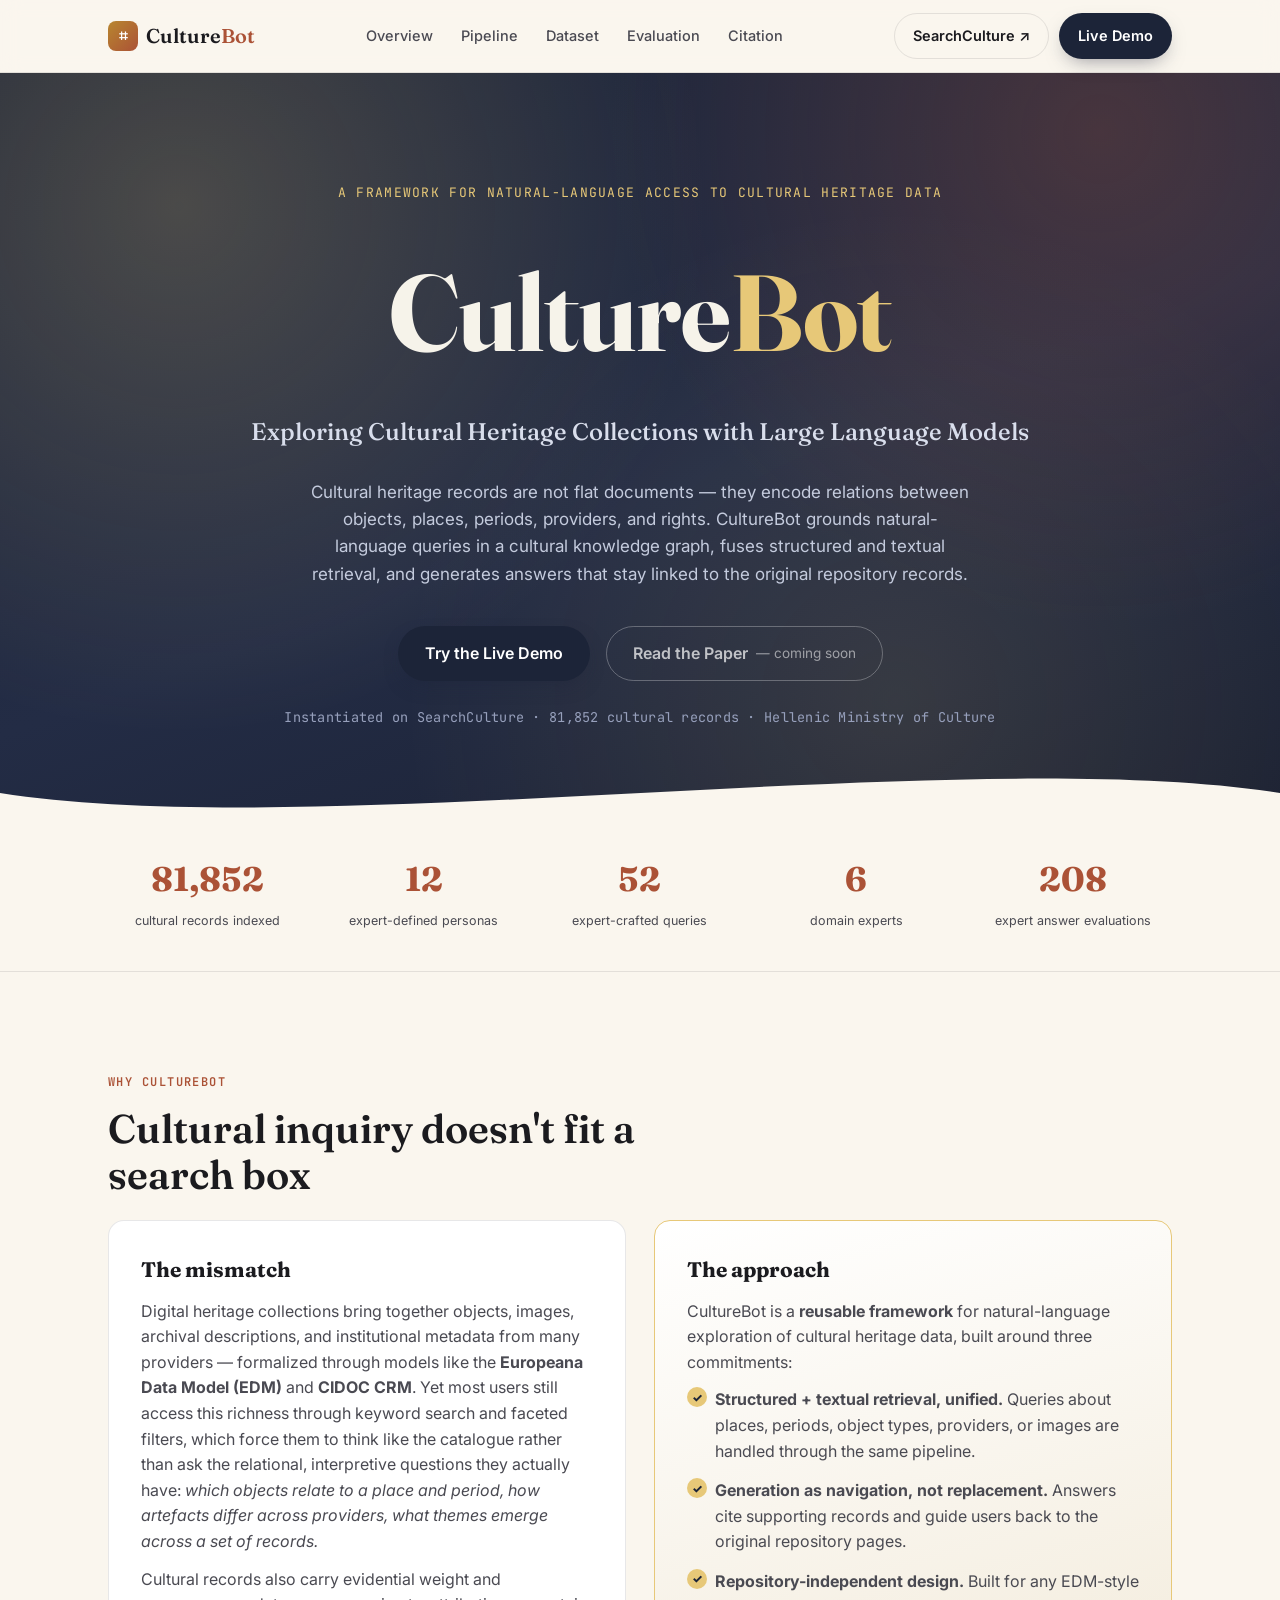
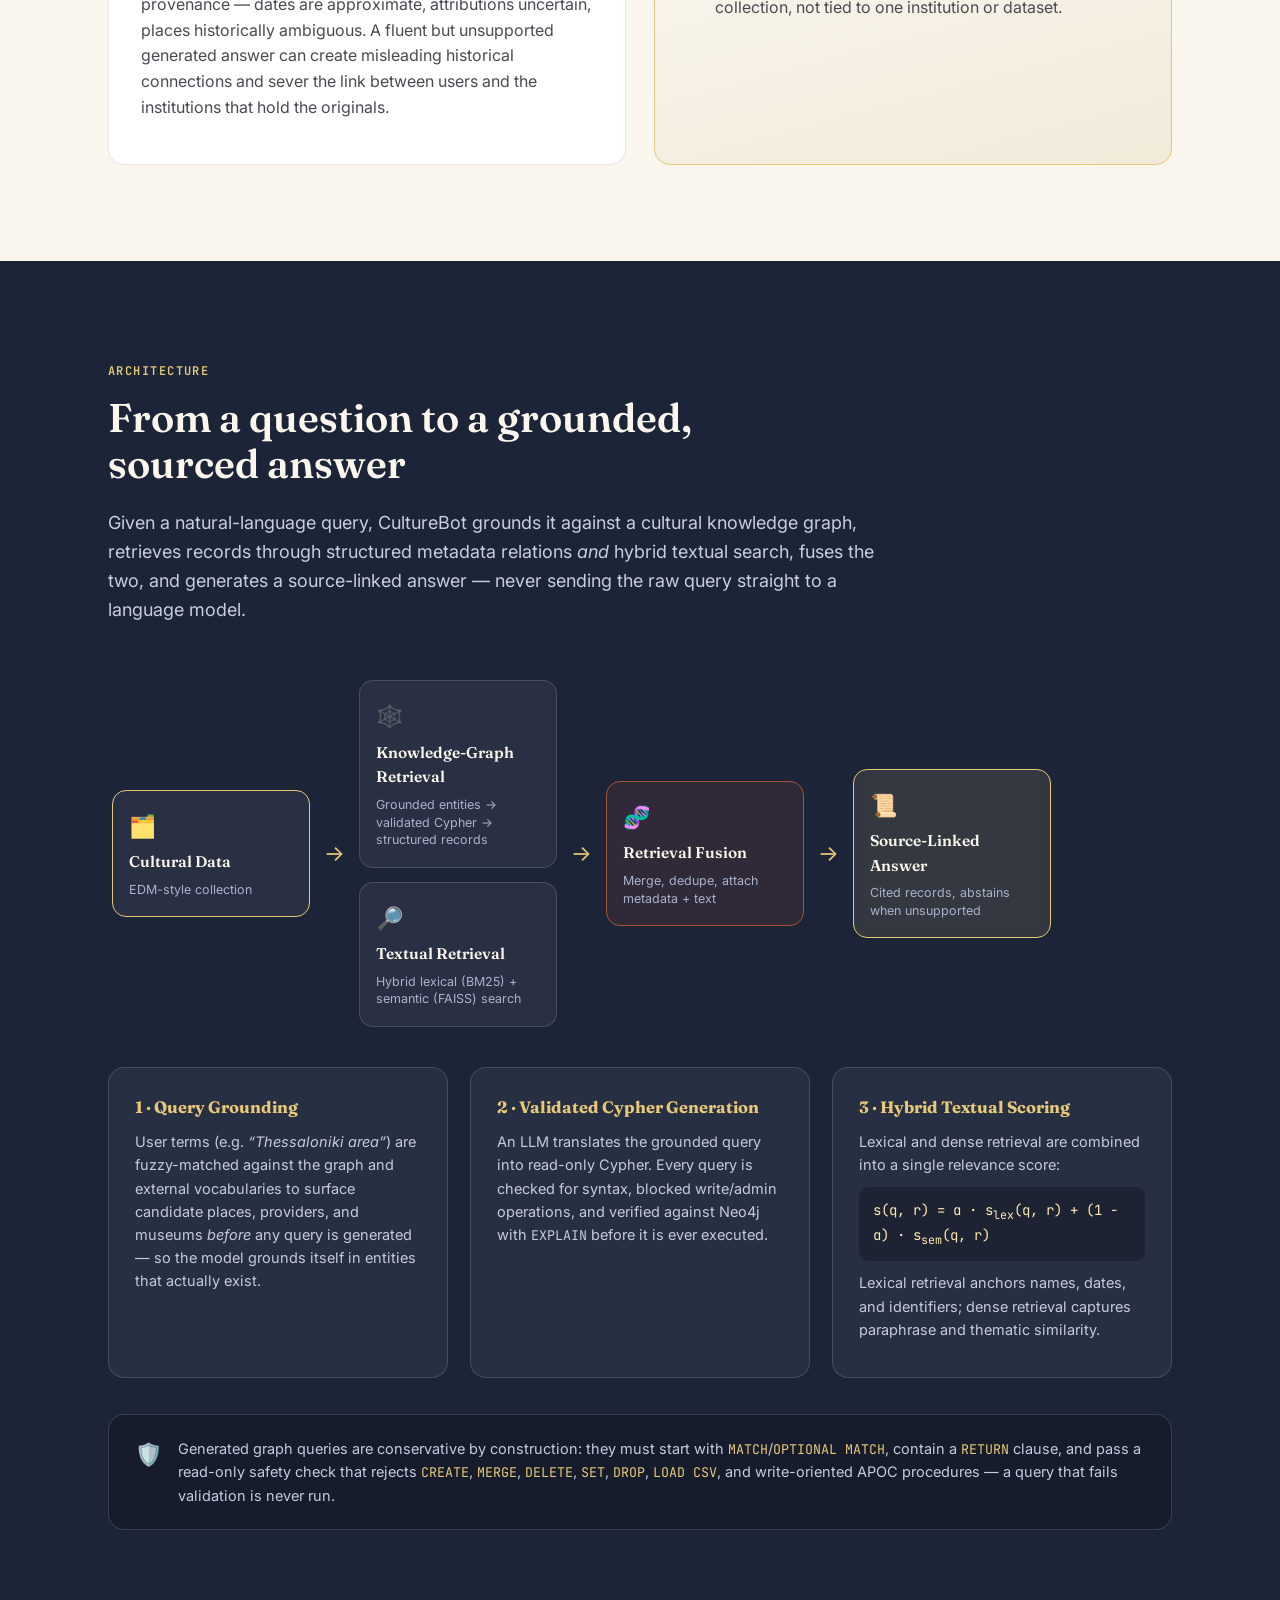
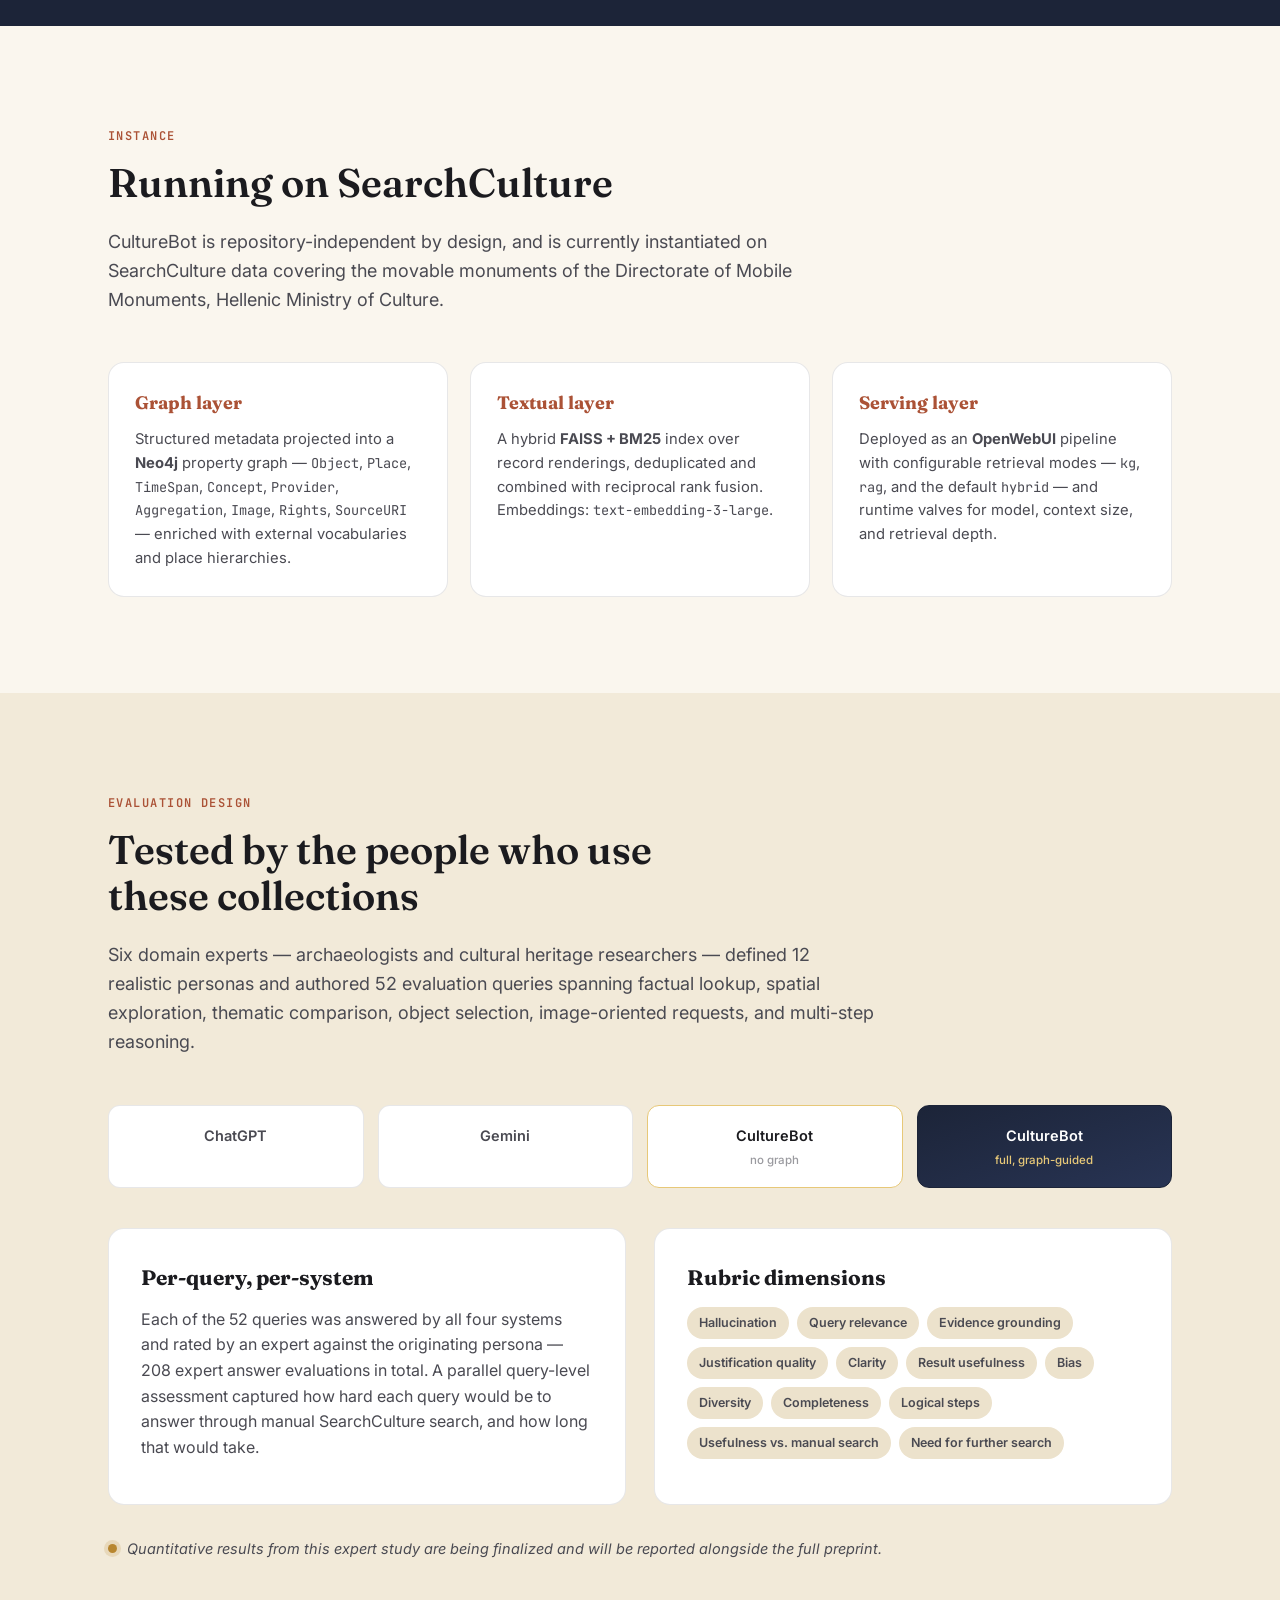
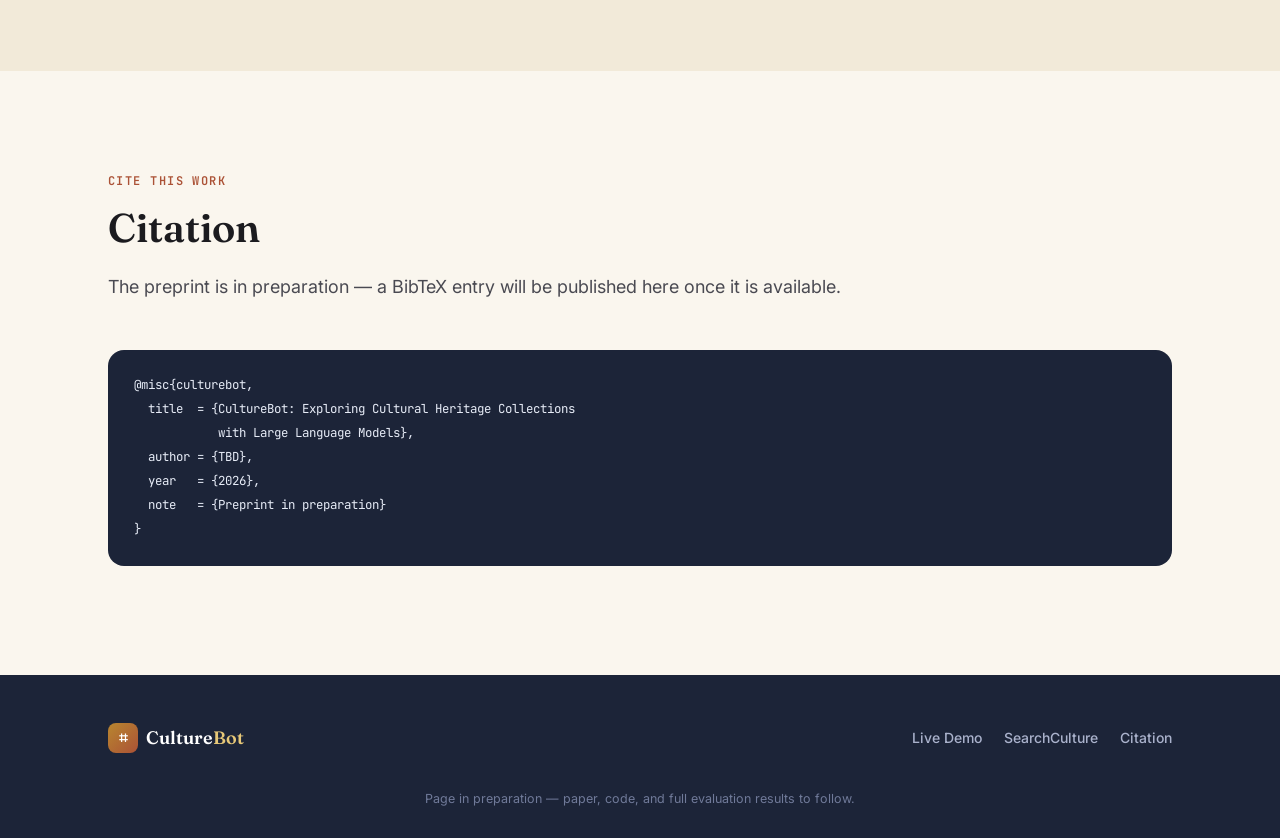
<file: index.html>
<!DOCTYPE html>
<html lang="en">
<head>
<meta charset="UTF-8" />
<meta name="viewport" content="width=device-width, initial-scale=1.0" />
<title>CultureBot — Exploring Cultural Heritage Collections with Large Language Models</title>
<meta name="description" content="CultureBot is a reusable, knowledge-graph-guided framework for natural-language exploration of cultural heritage collections, combining structured retrieval, textual search, and source-linked generation." />
<link rel="icon" href="data:image/svg+xml,<svg xmlns=%22http://www.w3.org/2000/svg%22 viewBox=%220 0 100 100%22><text y=%22.9em%22 font-size=%2290%22>🏺</text></svg>">
<link rel="preconnect" href="https://fonts.googleapis.com">
<link rel="preconnect" href="https://fonts.gstatic.com" crossorigin>
<link href="https://fonts.googleapis.com/css2?family=Fraunces:opsz,wght@9..144,400;9..144,500;9..144,600;9..144,700&family=Inter:wght@400;500;600;700&family=JetBrains+Mono:wght@400;500&display=swap" rel="stylesheet">
<link rel="stylesheet" href="styles.css">
</head>
<body>

<!-- decorative meander backdrop -->
<svg class="meander-defs" width="0" height="0">
  <defs>
    <pattern id="meander" width="40" height="40" patternUnits="userSpaceOnUse">
      <path d="M0 20 H10 V0 H30 V20 H40 M10 20 V30 H30 V20" fill="none" stroke="currentColor" stroke-width="2"/>
    </pattern>
  </defs>
</svg>

<header class="nav" id="nav">
  <div class="nav-inner">
    <a class="brand" href="#top">
      <span class="brand-mark" aria-hidden="true">⌗</span>
      <span class="brand-name">Culture<em>Bot</em></span>
    </a>
    <nav class="nav-links">
      <a href="#overview">Overview</a>
      <a href="#pipeline">Pipeline</a>
      <a href="#dataset">Dataset</a>
      <a href="#evaluation">Evaluation</a>
      <a href="#citation">Citation</a>
    </nav>
    <div class="nav-cta">
      <a class="btn btn-ghost" href="https://searchculture.gr" target="_blank" rel="noopener">SearchCulture ↗</a>
      <a class="btn btn-primary" href="https://culturebot.ails.ece.ntua.gr" target="_blank" rel="noopener">Live Demo</a>
    </div>
    <button class="nav-toggle" id="navToggle" aria-label="Toggle navigation">
      <span></span><span></span><span></span>
    </button>
  </div>
</header>

<main id="top">

  <!-- HERO -->
  <section class="hero">
    <div class="hero-bg" aria-hidden="true"></div>
    <div class="hero-inner">
      <p class="eyebrow">A framework for natural-language access to cultural heritage data</p>
      <h1 class="title">Culture<em>Bot</em></h1>
      <p class="subtitle">Exploring Cultural Heritage Collections with Large Language Models</p>
      <p class="lede">
        Cultural heritage records are not flat documents — they encode relations between objects, places,
        periods, providers, and rights. CultureBot grounds natural-language queries in a cultural knowledge
        graph, fuses structured and textual retrieval, and generates answers that stay linked to the original
        repository records.
      </p>
      <div class="hero-actions">
        <a class="btn btn-primary btn-lg" href="https://culturebot.ails.ece.ntua.gr" target="_blank" rel="noopener">
          Try the Live Demo
        </a>
        <a class="btn btn-outline btn-lg disabled" href="#citation" aria-disabled="true" title="Preprint in preparation">
          Read the Paper <span class="soon">— coming soon</span>
        </a>
      </div>
      <p class="hero-note">Instantiated on SearchCulture · 81,852 cultural records · Hellenic Ministry of Culture</p>
    </div>
    <div class="hero-divider" aria-hidden="true">
      <svg viewBox="0 0 1440 60" preserveAspectRatio="none"><path d="M0,40 C360,90 1080,-10 1440,40 L1440,60 L0,60 Z"></path></svg>
    </div>
  </section>

  <!-- STATS STRIP -->
  <section class="stats">
    <div class="stats-inner">
      <div class="stat"><span class="stat-num">81,852</span><span class="stat-label">cultural records indexed</span></div>
      <div class="stat"><span class="stat-num">12</span><span class="stat-label">expert-defined personas</span></div>
      <div class="stat"><span class="stat-num">52</span><span class="stat-label">expert-crafted queries</span></div>
      <div class="stat"><span class="stat-num">6</span><span class="stat-label">domain experts</span></div>
      <div class="stat"><span class="stat-num">208</span><span class="stat-label">expert answer evaluations</span></div>
    </div>
  </section>

  <!-- OVERVIEW -->
  <section class="section" id="overview">
    <div class="section-inner">
      <span class="kicker">Why CultureBot</span>
      <h2 class="h2">Cultural inquiry doesn't fit a search box</h2>
      <div class="grid-2">
        <div class="panel">
          <h3>The mismatch</h3>
          <p>
            Digital heritage collections bring together objects, images, archival descriptions, and
            institutional metadata from many providers — formalized through models like the
            <strong>Europeana Data Model (EDM)</strong> and <strong>CIDOC&nbsp;CRM</strong>. Yet most users
            still access this richness through keyword search and faceted filters, which force them to think
            like the catalogue rather than ask the relational, interpretive questions they actually have:
            <em>which objects relate to a place and period, how artefacts differ across providers, what themes
            emerge across a set of records.</em>
          </p>
          <p>
            Cultural records also carry evidential weight and provenance — dates are approximate, attributions
            uncertain, places historically ambiguous. A fluent but unsupported generated answer can create
            misleading historical connections and sever the link between users and the institutions that hold
            the originals.
          </p>
        </div>
        <div class="panel panel-accent">
          <h3>The approach</h3>
          <p>
            CultureBot is a <strong>reusable framework</strong> for natural-language exploration of cultural
            heritage data, built around three commitments:
          </p>
          <ul class="check-list">
            <li><strong>Structured + textual retrieval, unified.</strong> Queries about places, periods, object
              types, providers, or images are handled through the same pipeline.</li>
            <li><strong>Generation as navigation, not replacement.</strong> Answers cite supporting records and
              guide users back to the original repository pages.</li>
            <li><strong>Repository-independent design.</strong> Built for any EDM-style collection, not tied to
              one institution or dataset.</li>
          </ul>
        </div>
      </div>
    </div>
  </section>

  <!-- PIPELINE -->
  <section class="section section-dark" id="pipeline">
    <div class="section-inner">
      <span class="kicker kicker-light">Architecture</span>
      <h2 class="h2 h2-light">From a question to a grounded, sourced answer</h2>
      <p class="section-lede">
        Given a natural-language query, CultureBot grounds it against a cultural knowledge graph, retrieves
        records through structured metadata relations <em>and</em> hybrid textual search, fuses the two, and
        generates a source-linked answer — never sending the raw query straight to a language model.
      </p>

      <div class="flow" role="img" aria-label="CultureBot pipeline diagram">
        <div class="flow-col">
          <div class="flow-node flow-node-data">
            <span class="flow-icon">🗂️</span>
            <span class="flow-title">Cultural Data</span>
            <span class="flow-sub">EDM-style collection</span>
          </div>
        </div>
        <div class="flow-arrow">→</div>
        <div class="flow-col flow-col-parallel">
          <div class="flow-node">
            <span class="flow-icon">🕸️</span>
            <span class="flow-title">Knowledge-Graph Retrieval</span>
            <span class="flow-sub">Grounded entities → validated Cypher → structured records</span>
          </div>
          <div class="flow-node">
            <span class="flow-icon">🔎</span>
            <span class="flow-title">Textual Retrieval</span>
            <span class="flow-sub">Hybrid lexical (BM25) + semantic (FAISS) search</span>
          </div>
        </div>
        <div class="flow-arrow">→</div>
        <div class="flow-col">
          <div class="flow-node flow-node-fusion">
            <span class="flow-icon">🧬</span>
            <span class="flow-title">Retrieval Fusion</span>
            <span class="flow-sub">Merge, dedupe, attach metadata + text</span>
          </div>
        </div>
        <div class="flow-arrow">→</div>
        <div class="flow-col">
          <div class="flow-node flow-node-answer">
            <span class="flow-icon">📜</span>
            <span class="flow-title">Source-Linked Answer</span>
            <span class="flow-sub">Cited records, abstains when unsupported</span>
          </div>
        </div>
      </div>

      <div class="grid-3 method-grid">
        <div class="method-card">
          <h4>1 · Query Grounding</h4>
          <p>User terms (e.g. <em>“Thessaloniki area”</em>) are fuzzy-matched against the graph and external
            vocabularies to surface candidate places, providers, and museums <em>before</em> any query is
            generated — so the model grounds itself in entities that actually exist.</p>
        </div>
        <div class="method-card">
          <h4>2 · Validated Cypher Generation</h4>
          <p>An LLM translates the grounded query into read-only Cypher. Every query is checked for syntax,
            blocked write/admin operations, and verified against Neo4j with <code>EXPLAIN</code> before it is
            ever executed.</p>
        </div>
        <div class="method-card">
          <h4>3 · Hybrid Textual Scoring</h4>
          <p>Lexical and dense retrieval are combined into a single relevance score:</p>
          <div class="formula">s(q, r) = α · s<sub>lex</sub>(q, r) + (1 − α) · s<sub>sem</sub>(q, r)</div>
          <p class="formula-note">Lexical retrieval anchors names, dates, and identifiers; dense retrieval
            captures paraphrase and thematic similarity.</p>
        </div>
      </div>

      <div class="safety-note">
        <span class="safety-icon">🛡️</span>
        <p>Generated graph queries are conservative by construction: they must start with
          <code>MATCH</code>/<code>OPTIONAL MATCH</code>, contain a <code>RETURN</code> clause, and pass a
          read-only safety check that rejects <code>CREATE</code>, <code>MERGE</code>, <code>DELETE</code>,
          <code>SET</code>, <code>DROP</code>, <code>LOAD CSV</code>, and write-oriented APOC procedures —
          a query that fails validation is never run.</p>
      </div>
    </div>
  </section>

  <!-- DATASET / IMPLEMENTATION -->
  <section class="section" id="dataset">
    <div class="section-inner">
      <span class="kicker">Instance</span>
      <h2 class="h2">Running on SearchCulture</h2>
      <p class="section-lede">
        CultureBot is repository-independent by design, and is currently instantiated on
        <a href="https://searchculture.gr" target="_blank" rel="noopener">SearchCulture</a> data covering the
        movable monuments of the Directorate of Mobile Monuments, Hellenic Ministry of Culture.
      </p>
      <div class="grid-3">
        <div class="card">
          <h4>Graph layer</h4>
          <p>Structured metadata projected into a <strong>Neo4j</strong> property graph — <code>Object</code>,
            <code>Place</code>, <code>TimeSpan</code>, <code>Concept</code>, <code>Provider</code>,
            <code>Aggregation</code>, <code>Image</code>, <code>Rights</code>, <code>SourceURI</code> — enriched
            with external vocabularies and place hierarchies.</p>
        </div>
        <div class="card">
          <h4>Textual layer</h4>
          <p>A hybrid <strong>FAISS + BM25</strong> index over record renderings, deduplicated and combined with
            reciprocal rank fusion. Embeddings: <code>text-embedding-3-large</code>.</p>
        </div>
        <div class="card">
          <h4>Serving layer</h4>
          <p>Deployed as an <strong>OpenWebUI</strong> pipeline with configurable retrieval modes —
            <code>kg</code>, <code>rag</code>, and the default <code>hybrid</code> — and runtime valves for
            model, context size, and retrieval depth.</p>
        </div>
      </div>
    </div>
  </section>

  <!-- EVALUATION -->
  <section class="section section-muted" id="evaluation">
    <div class="section-inner">
      <span class="kicker">Evaluation design</span>
      <h2 class="h2">Tested by the people who use these collections</h2>
      <p class="section-lede">
        Six domain experts — archaeologists and cultural heritage researchers — defined 12 realistic personas
        and authored 52 evaluation queries spanning factual lookup, spatial exploration, thematic comparison,
        object selection, image-oriented requests, and multi-step reasoning.
      </p>

      <div class="compare-row">
        <div class="compare-card">ChatGPT</div>
        <div class="compare-card">Gemini</div>
        <div class="compare-card compare-card-mid">CultureBot <span>no graph</span></div>
        <div class="compare-card compare-card-highlight">CultureBot <span>full, graph-guided</span></div>
      </div>

      <div class="grid-2 eval-grid">
        <div class="panel">
          <h3>Per-query, per-system</h3>
          <p>Each of the 52 queries was answered by all four systems and rated by an expert against the
            originating persona — 208 expert answer evaluations in total. A parallel query-level assessment
            captured how hard each query would be to answer through manual SearchCulture search, and how long
            that would take.</p>
        </div>
        <div class="panel">
          <h3>Rubric dimensions</h3>
          <div class="tag-cloud">
            <span>Hallucination</span><span>Query relevance</span><span>Evidence grounding</span>
            <span>Justification quality</span><span>Clarity</span><span>Result usefulness</span>
            <span>Bias</span><span>Diversity</span><span>Completeness</span><span>Logical steps</span>
            <span>Usefulness vs. manual search</span><span>Need for further search</span>
          </div>
        </div>
      </div>

      <p class="status-note">
        <span class="status-dot"></span>
        Quantitative results from this expert study are being finalized and will be reported alongside the
        full preprint.
      </p>
    </div>
  </section>

  <!-- CITATION -->
  <section class="section" id="citation">
    <div class="section-inner">
      <span class="kicker">Cite this work</span>
      <h2 class="h2">Citation</h2>
      <p class="section-lede">The preprint is in preparation — a BibTeX entry will be published here once it is available.</p>
      <pre class="bibtex"><code>@misc{culturebot,
  title  = {CultureBot: Exploring Cultural Heritage Collections
            with Large Language Models},
  author = {TBD},
  year   = {2026},
  note   = {Preprint in preparation}
}</code></pre>
    </div>
  </section>

</main>

<footer class="footer">
  <div class="footer-inner">
    <div class="footer-brand">
      <span class="brand-mark" aria-hidden="true">⌗</span>
      <span>Culture<em>Bot</em></span>
    </div>
    <div class="footer-links">
      <a href="https://culturebot.ails.ece.ntua.gr" target="_blank" rel="noopener">Live Demo</a>
      <a href="https://searchculture.gr" target="_blank" rel="noopener">SearchCulture</a>
      <a href="#citation">Citation</a>
    </div>
    <p class="footer-note">Page in preparation — paper, code, and full evaluation results to follow.</p>
  </div>
</footer>

<script src="script.js"></script>
</body>
</html>
</file>
<file: styles.css>
/* ===== Design tokens ===== */
:root{
  --ink: #1b1b1f;
  --ink-soft: #4a4a52;
  --paper: #faf6ee;
  --paper-2: #f2ead9;
  --paper-3: #ece2cc;
  --navy: #1c2438;
  --navy-2: #283454;
  --gold: #b8862f;
  --gold-light: #e7c878;
  --terracotta: #ab5236;
  --line: rgba(27,27,31,0.1);
  --line-light: rgba(255,255,255,0.14);
  --shadow: 0 20px 50px -20px rgba(28,36,56,0.35);
  --radius: 16px;
  --serif: "Fraunces", "Iowan Old Style", "Palatino Linotype", serif;
  --sans: "Inter", -apple-system, BlinkMacSystemFont, "Segoe UI", sans-serif;
  --mono: "JetBrains Mono", ui-monospace, SFMono-Regular, monospace;
}

*{ box-sizing: border-box; }
html{ scroll-behavior: smooth; }
body{
  margin:0;
  font-family: var(--sans);
  color: var(--ink);
  background: var(--paper);
  -webkit-font-smoothing: antialiased;
  line-height: 1.6;
}
img{ max-width:100%; display:block; }
a{ color: inherit; text-decoration: none; }
code{ font-family: var(--mono); font-size: 0.92em; }
.meander-defs{ position:absolute; }

/* ===== Layout helpers ===== */
.section-inner, .nav-inner, .hero-inner, .footer-inner, .stats-inner{
  max-width: 1120px;
  margin: 0 auto;
  padding: 0 28px;
}
.section{ padding: 96px 0; }
.section-dark{ background: var(--navy); color: #eef1f8; }
.section-muted{ background: var(--paper-2); }
.kicker{
  display:inline-block;
  font-family: var(--mono);
  letter-spacing: .12em;
  text-transform: uppercase;
  font-size: 12px;
  font-weight: 600;
  color: var(--terracotta);
  margin-bottom: 14px;
}
.kicker-light{ color: var(--gold-light); }
.h2{
  font-family: var(--serif);
  font-weight: 600;
  font-size: clamp(28px, 4vw, 40px);
  line-height: 1.15;
  margin: 0 0 22px;
  max-width: 22ch;
}
.h2-light{ color: #fbf7ee; }
.section-lede{
  font-size: 18px;
  color: var(--ink-soft);
  max-width: 70ch;
  margin: 0 0 48px;
}
.section-dark .section-lede{ color: #c7cee0; }

/* ===== Nav ===== */
.nav{
  position: sticky;
  top: 0;
  z-index: 50;
  backdrop-filter: blur(10px);
  background: rgba(250,246,238,0.82);
  border-bottom: 1px solid var(--line);
}
.nav-inner{
  display:flex;
  align-items:center;
  justify-content: space-between;
  height: 72px;
  gap: 24px;
}
.brand{ display:flex; align-items:center; gap:8px; font-family: var(--serif); font-weight:600; font-size: 20px; }
.brand-mark{
  display:inline-flex; align-items:center; justify-content:center;
  width: 30px; height:30px; border-radius: 8px;
  background: linear-gradient(135deg, var(--gold), var(--terracotta));
  color: #fff; font-size: 15px; font-weight:700;
}
.brand-name em{ font-style: normal; color: var(--terracotta); }
.nav-links{ display:flex; gap: 28px; font-size: 14.5px; font-weight: 500; }
.nav-links a{ color: var(--ink-soft); transition: color .15s; }
.nav-links a:hover{ color: var(--terracotta); }
.nav-cta{ display:flex; gap: 10px; flex-shrink:0; }
.nav-toggle{ display:none; }

/* ===== Buttons ===== */
.btn{
  display:inline-flex; align-items:center; justify-content:center;
  gap: 8px;
  padding: 10px 18px;
  border-radius: 999px;
  font-weight: 600;
  font-size: 14.5px;
  border: 1px solid transparent;
  cursor: pointer;
  transition: transform .15s, box-shadow .15s, background .15s, color .15s;
  white-space: nowrap;
}
.btn-primary{ background: var(--navy); color: #fff; box-shadow: 0 8px 20px -8px rgba(28,36,56,0.5); }
.btn-primary:hover{ transform: translateY(-1px); box-shadow: 0 12px 24px -8px rgba(28,36,56,0.6); }
.btn-ghost{ background: transparent; color: var(--ink); border-color: var(--line); }
.btn-ghost:hover{ background: var(--paper-2); }
.btn-outline{ background: transparent; color: #fff; border-color: rgba(255,255,255,0.4); }
.btn-outline:hover{ background: rgba(255,255,255,0.08); }
.btn-lg{ padding: 14px 26px; font-size: 16px; }
.btn.disabled{ opacity: .7; cursor: default; }
.soon{ font-weight:400; opacity:.75; font-size: 0.85em; }

/* ===== Hero ===== */
.hero{
  position: relative;
  padding: 110px 0 70px;
  overflow: hidden;
  background: var(--navy);
  color: #f6f3ea;
}
.hero-bg{
  position:absolute; inset:0;
  background:
    radial-gradient(circle at 14% 18%, rgba(231,200,120,0.22), transparent 42%),
    radial-gradient(circle at 86% 8%, rgba(171,82,54,0.28), transparent 38%),
    radial-gradient(circle at 70% 85%, rgba(231,200,120,0.12), transparent 45%),
    linear-gradient(160deg, #1c2438 0%, #232c45 55%, #1a2032 100%);
}
.hero-inner{ position:relative; z-index:1; text-align:center; }
.eyebrow{
  font-family: var(--mono);
  font-size: 13px;
  letter-spacing: .1em;
  text-transform: uppercase;
  color: var(--gold-light);
  margin: 0 0 22px;
}
.title{
  font-family: var(--serif);
  font-size: clamp(56px, 11vw, 108px);
  font-weight: 700;
  margin: 0;
  letter-spacing: -0.01em;
}
.title em{ font-style: normal; color: var(--gold-light); }
.subtitle{
  font-family: var(--serif);
  font-size: clamp(18px, 2.4vw, 24px);
  font-weight: 500;
  color: #d9deec;
  margin: 14px 0 28px;
}
.lede{
  max-width: 660px;
  margin: 0 auto 38px;
  color: #c4cbdd;
  font-size: 17px;
}
.hero-actions{ display:flex; gap: 16px; justify-content:center; flex-wrap: wrap; margin-bottom: 26px; }
.hero-note{ font-size: 13.5px; color: #97a0bc; font-family: var(--mono); letter-spacing: .02em; }
.hero-divider{ position:absolute; bottom:-1px; left:0; width:100%; line-height:0; }
.hero-divider svg{ width:100%; height:60px; display:block; }
.hero-divider path{ fill: var(--paper); }

/* ===== Stats ===== */
.stats{ background: var(--paper); border-bottom: 1px solid var(--line); }
.stats-inner{
  display:grid;
  grid-template-columns: repeat(5, 1fr);
  gap: 18px;
  padding: 40px 28px;
}
.stat{ text-align:center; padding: 0 8px; }
.stat-num{
  display:block;
  font-family: var(--serif);
  font-weight: 700;
  font-size: clamp(26px, 3vw, 34px);
  color: var(--terracotta);
}
.stat-label{
  display:block;
  font-size: 12.5px;
  color: var(--ink-soft);
  margin-top: 4px;
}

/* ===== Panels / cards ===== */
.grid-2{ display:grid; grid-template-columns: 1fr 1fr; gap: 28px; }
.grid-3{ display:grid; grid-template-columns: repeat(3, 1fr); gap: 22px; }
.panel{
  background: #fff;
  border: 1px solid var(--line);
  border-radius: var(--radius);
  padding: 32px;
}
.panel h3{ font-family: var(--serif); font-size: 21px; margin: 0 0 12px; }
.panel p{ color: var(--ink-soft); margin: 0 0 12px; }
.panel-accent{ background: linear-gradient(165deg, #fff, var(--paper-2)); border-color: var(--gold-light); }
.check-list{ list-style:none; padding:0; margin:0; display:flex; flex-direction:column; gap:14px; }
.check-list li{ padding-left: 28px; position:relative; color: var(--ink-soft); }
.check-list li::before{
  content:"✓"; position:absolute; left:0; top:0;
  width: 20px; height:20px; border-radius:50%;
  background: var(--gold-light); color: var(--navy);
  font-size: 12px; font-weight:800; display:flex; align-items:center; justify-content:center;
}

.card{
  background:#fff; border:1px solid var(--line); border-radius: var(--radius);
  padding: 26px; transition: transform .15s, box-shadow .15s;
}
.card:hover{ transform: translateY(-3px); box-shadow: var(--shadow); }
.card h4{ font-family: var(--serif); font-size: 18px; margin: 0 0 10px; color: var(--terracotta); }
.card p{ color: var(--ink-soft); margin:0; font-size: 14.8px; }

/* ===== Pipeline flow ===== */
.flow{
  display:flex;
  align-items:center;
  gap: 14px;
  overflow-x: auto;
  padding: 8px 4px 28px;
  margin-bottom: 12px;
}
.flow-col{ display:flex; flex-direction:column; gap:14px; flex-shrink:0; }
.flow-col-parallel{ justify-content:center; }
.flow-arrow{ font-size: 22px; color: var(--gold-light); flex-shrink:0; }
.flow-node{
  width: 198px;
  background: rgba(255,255,255,0.06);
  border: 1px solid var(--line-light);
  border-radius: 14px;
  padding: 18px 16px;
  display:flex; flex-direction:column; gap:6px;
  backdrop-filter: blur(4px);
}
.flow-icon{ font-size: 22px; }
.flow-title{ font-family: var(--serif); font-weight:600; font-size: 15.5px; color: #fbf7ee; }
.flow-sub{ font-size: 12.5px; color: #aab2cc; line-height:1.4; }
.flow-node-data{ border-color: var(--gold-light); }
.flow-node-fusion{ border-color: var(--terracotta); background: rgba(171,82,54,0.14); }
.flow-node-answer{ border-color: var(--gold-light); background: rgba(231,200,120,0.12); }

.method-grid{ margin-top: 12px; }
.method-card{
  background: rgba(255,255,255,0.05);
  border: 1px solid var(--line-light);
  border-radius: var(--radius);
  padding: 26px;
}
.method-card h4{ font-family: var(--serif); font-size: 16.5px; margin: 0 0 10px; color: var(--gold-light); }
.method-card p{ color: #c4cbdd; font-size: 14.5px; margin: 0 0 10px; }
.formula{
  font-family: var(--mono);
  background: rgba(0,0,0,0.25);
  border-radius: 10px;
  padding: 12px 14px;
  font-size: 14px;
  color: #ffe8b0;
  margin: 6px 0 10px;
}
.formula-note{ font-size: 13px; color: #9aa3c0; }

.safety-note{
  display:flex; gap:16px; align-items:flex-start;
  margin-top: 36px;
  background: rgba(0,0,0,0.2);
  border: 1px solid var(--line-light);
  border-radius: var(--radius);
  padding: 22px 26px;
}
.safety-icon{ font-size: 22px; }
.safety-note p{ margin:0; color: #c4cbdd; font-size: 14.5px; }
.safety-note code{ color: var(--gold-light); }

/* ===== Evaluation ===== */
.compare-row{
  display:grid; grid-template-columns: repeat(4, 1fr); gap: 14px;
  margin-bottom: 40px;
}
.compare-card{
  text-align:center; padding: 18px 10px;
  border-radius: 12px;
  background: #fff;
  border: 1px solid var(--line);
  font-weight:600; font-size: 14.5px;
  color: var(--ink-soft);
}
.compare-card span{ display:block; font-size: 11.5px; font-weight:500; color: #9a9a9f; margin-top:4px; }
.compare-card-mid{ border-color: var(--gold-light); color: var(--ink); }
.compare-card-highlight{
  background: linear-gradient(160deg, var(--navy), var(--navy-2));
  color: #fff; border-color: var(--navy);
}
.compare-card-highlight span{ color: var(--gold-light); }

.eval-grid{ margin-bottom: 32px; }
.tag-cloud{ display:flex; flex-wrap:wrap; gap:8px; }
.tag-cloud span{
  font-size: 12.5px; font-weight:600;
  padding: 6px 12px; border-radius: 999px;
  background: var(--paper-3); color: var(--ink-soft);
}
.status-note{
  display:flex; align-items:center; gap:10px;
  font-size: 14.5px; color: var(--ink-soft);
  font-style: italic;
}
.status-dot{
  width:9px; height:9px; border-radius:50%;
  background: var(--gold); flex-shrink:0;
  box-shadow: 0 0 0 4px rgba(184,134,47,0.18);
}

/* ===== Citation ===== */
.bibtex{
  background: var(--navy);
  color: #e7ecf7;
  border-radius: var(--radius);
  padding: 24px 26px;
  overflow-x:auto;
  font-size: 13.5px;
  line-height: 1.7;
}

/* ===== Footer ===== */
.footer{ background: var(--navy); color: #aab2cc; padding: 48px 0 36px; }
.footer-inner{
  display:flex; flex-wrap:wrap; align-items:center; justify-content:space-between;
  gap: 18px;
}
.footer-brand{ display:flex; align-items:center; gap:8px; font-family: var(--serif); font-weight:600; color:#fff; font-size:18px; }
.footer-brand em{ font-style:normal; color: var(--gold-light); }
.footer-links{ display:flex; gap: 22px; font-size: 14px; font-weight:500; }
.footer-links a:hover{ color: #fff; }
.footer-note{ width:100%; font-size: 12.5px; color: #707a99; margin: 18px 0 0; text-align:center; }

/* ===== Responsive ===== */
@media (max-width: 900px){
  .grid-2, .grid-3{ grid-template-columns: 1fr; }
  .stats-inner{ grid-template-columns: repeat(2, 1fr); }
  .compare-row{ grid-template-columns: repeat(2, 1fr); }
}
@media (max-width: 760px){
  .nav-links, .nav-cta{ display:none; }
  .nav-toggle{
    display:flex; flex-direction:column; gap:5px; background:none; border:none; cursor:pointer; padding:8px;
  }
  .nav-toggle span{ width: 22px; height:2px; background: var(--ink); border-radius:2px; }
  .nav.open .nav-links{
    display:flex; flex-direction:column; position:absolute; top:72px; left:0; right:0;
    background: var(--paper); padding: 18px 28px; border-bottom:1px solid var(--line); gap:16px;
  }
  .nav.open .nav-cta{
    display:flex; flex-direction:column; position:absolute; top: 232px; left:0; right:0;
    background: var(--paper); padding: 0 28px 20px;
  }
  .flow{ flex-direction:column; align-items:stretch; }
  .flow-arrow{ transform: rotate(90deg); align-self:center; }
  .flow-node{ width:100%; }
}
</file>
